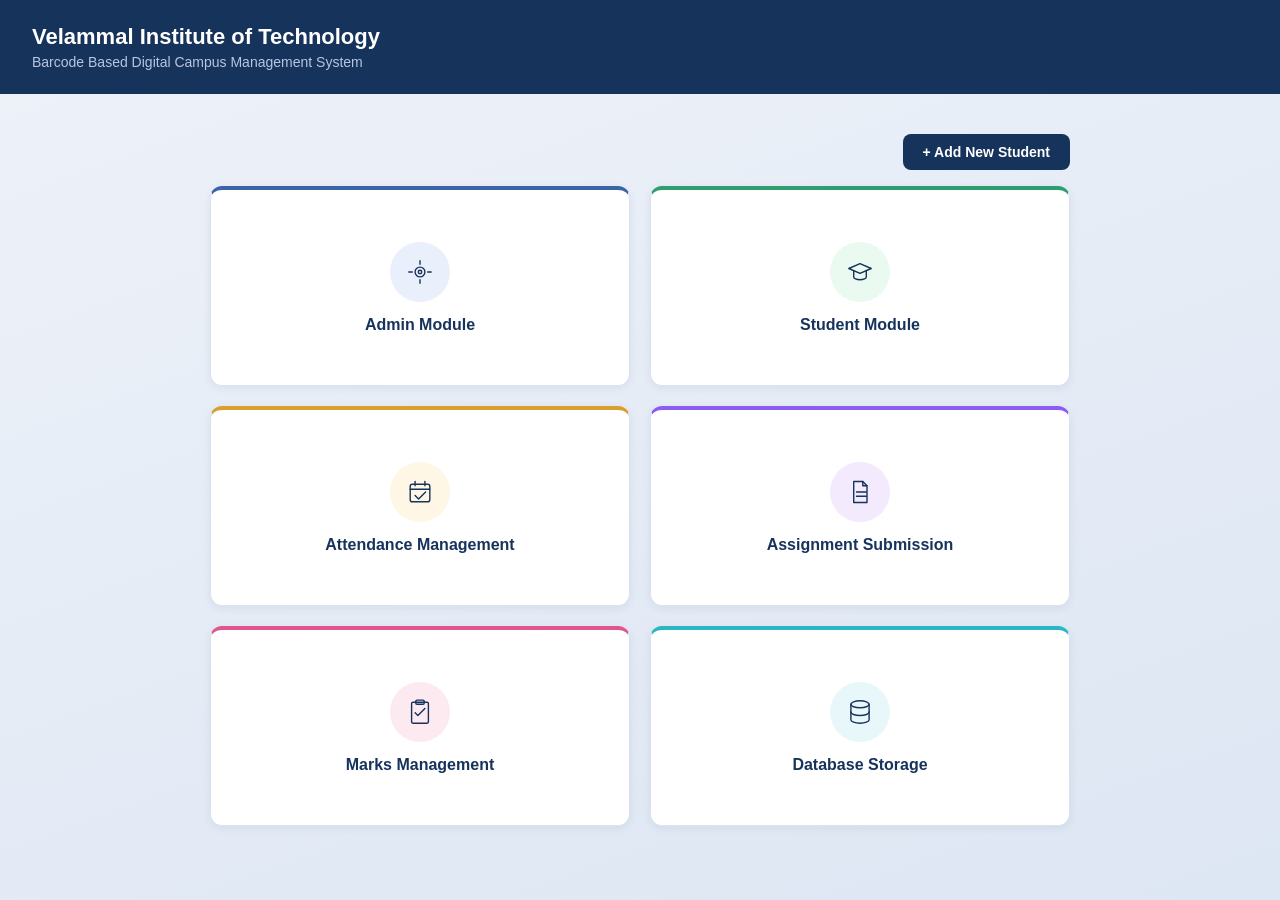
<file: Index.html>
<!DOCTYPE html>
<html lang="en">
<head>
<meta charset="UTF-8">
<title>Digital Campus Management System</title>
<link rel="stylesheet" href="style.css">
</head>
<body>

<header>
  <h1>Velammal Institute of Technology</h1>
  <p>Barcode Based Digital Campus Management System</p>
</header>

<div class="container">

  <!-- Add Student Button -->
  <div style="text-align:right; margin-bottom:16px;">
    <button class="add-btn" onclick="document.getElementById('addModal').classList.add('show')">
      + Add New Student
    </button>
  </div>

  <div class="grid">

    <a class="card mod-admin" href="admin.html">
      <div class="icon-badge">
        <svg viewBox="0 0 40 40" fill="none" stroke-width="2" stroke-linecap="round" stroke-linejoin="round">
          <circle cx="20" cy="20" r="7"/>
          <circle cx="20" cy="20" r="2.5"/>
          <line x1="20" y1="4" x2="20" y2="9"/>
          <line x1="20" y1="31" x2="20" y2="36"/>
          <line x1="4" y1="20" x2="9" y2="20"/>
          <line x1="31" y1="20" x2="36" y2="20"/>
        </svg>
      </div>
      Admin Module
    </a>

    <a class="card mod-student" href="student.html">
      <div class="icon-badge">
        <svg viewBox="0 0 40 40" fill="none" stroke-width="2" stroke-linecap="round" stroke-linejoin="round">
          <polygon points="20,8 36,15 20,22 4,15"/>
          <path d="M11 18v9c0 2 4 4 9 4s9-2 9-4v-9"/>
        </svg>
      </div>
      Student Module
    </a>

    <a class="card mod-attendance" href="attendance.html">
      <div class="icon-badge">
        <svg viewBox="0 0 40 40" fill="none" stroke-width="2" stroke-linecap="round" stroke-linejoin="round">
          <rect x="6" y="9" width="28" height="25" rx="3"/>
          <line x1="6" y1="16" x2="34" y2="16"/>
          <line x1="13" y1="5" x2="13" y2="11"/>
          <line x1="27" y1="5" x2="27" y2="11"/>
          <polyline points="13,25 18,30 28,20"/>
        </svg>
      </div>
      Attendance Management
    </a>

    <a class="card mod-assignments" href="assignments.html">
      <div class="icon-badge">
        <svg viewBox="0 0 40 40" fill="none" stroke-width="2" stroke-linecap="round" stroke-linejoin="round">
          <path d="M11 5h13l6 6v24H11z"/>
          <path d="M24 5v6h6"/>
          <line x1="15" y1="20" x2="29" y2="20"/>
          <line x1="15" y1="26" x2="29" y2="26"/>
        </svg>
      </div>
      Assignment Submission
    </a>

    <a class="card mod-marks" href="marks.html">
      <div class="icon-badge">
        <svg viewBox="0 0 40 40" fill="none" stroke-width="2" stroke-linecap="round" stroke-linejoin="round">
          <rect x="8" y="6" width="24" height="30" rx="2"/>
          <rect x="14" y="3" width="12" height="6" rx="1.5"/>
          <polyline points="13,21 17,25 27,15"/>
        </svg>
      </div>
      Marks Management
    </a>

    <a class="card mod-database" href="database.html">
      <div class="icon-badge">
        <svg viewBox="0 0 40 40" fill="none" stroke-width="2" stroke-linecap="round" stroke-linejoin="round">
          <ellipse cx="20" cy="9" rx="13" ry="5"/>
          <path d="M7 9v22c0 2.8 5.8 5 13 5s13-2.2 13-5V9"/>
          <path d="M7 20c0 2.8 5.8 5 13 5s13-2.2 13-5"/>
        </svg>
      </div>
      Database Storage
    </a>

  </div>
</div>

<!-- Add Student Modal -->
<div class="modal-overlay" id="addModal">
  <div class="modal">
    <div class="modal-header">
      <h2>Add New Student</h2>
      <button class="modal-close" onclick="closeModal()">&#x2715;</button>
    </div>

    <div class="modal-body">

      <!-- Basic Details -->
      <h4 class="section-heading">Basic Details</h4>
      <div class="form-grid">
        <div class="form-group">
          <label>Full Name</label>
          <input type="text" id="f-name" placeholder="e.g. Priya R">
        </div>
        <div class="form-group">
          <label>Student ID</label>
          <input type="text" id="f-id" placeholder="e.g. VIT24205099">
        </div>
        <div class="form-group">
          <label>Department</label>
          <select id="f-dept">
            <option value="">Select</option>
            <option>CSE</option>
            <option>IT</option>
            <option>ECE</option>
            <option>EEE</option>
            <option>MECH</option>
            <option>CIVIL</option>
          </select>
        </div>
        <div class="form-group">
          <label>Year</label>
          <select id="f-year">
            <option value="">Select</option>
            <option>1st Year</option>
            <option>2nd Year</option>
            <option>3rd Year</option>
            <option>4th Year</option>
          </select>
        </div>
      </div>

      <!-- Fee Details -->
      <h4 class="section-heading" style="margin-top:20px">Fee Details</h4>
      <div class="form-grid">
        <div class="form-group">
          <label>Category</label>
          <select id="f-category" onchange="toggleFeeFields()">
            <option value="">Select</option>
            <option value="Hosteller">Hosteller</option>
            <option value="Day Scholar">Day Scholar</option>
          </select>
        </div>
        <div class="form-group">
          <label>Payment Status</label>
          <select id="f-status">
            <option value="Paid">Paid</option>
            <option value="Pending">Pending</option>
          </select>
        </div>
      </div>

      <!-- Hosteller Fee Fields -->
      <div id="hosteller-fields" class="form-grid" style="display:none">
        <div class="form-group">
          <label>Tuition Fee (₹)</label>
          <input type="number" id="f-tuition" placeholder="e.g. 100000">
        </div>
        <div class="form-group">
          <label>Hostel Fee (₹)</label>
          <input type="number" id="f-hostel" placeholder="e.g. 150000">
        </div>
      </div>

      <!-- Day Scholar Fee Fields -->
      <div id="dayscholar-fields" class="form-grid" style="display:none">
        <div class="form-group">
          <label>College Fee (₹)</label>
          <input type="number" id="f-college" placeholder="e.g. 100000">
        </div>
        <div class="form-group">
          <label>Bus Fee (₹)</label>
          <input type="number" id="f-bus" placeholder="e.g. 45000">
        </div>
      </div>

      <p class="form-note">Note: Attendance, Marks and Assignments can be added later through each module.</p>

      <div id="form-success" class="form-success" style="display:none"></div>
      <div id="form-error" class="form-error" style="display:none"></div>

    </div>

    <div class="modal-footer">
      <button class="btn-cancel" onclick="closeModal()">Cancel</button>
      <button class="btn-save" onclick="addStudent()">Add Student</button>
    </div>
  </div>
</div>

<script src="students.js"></script>
<script>
  function toggleFeeFields() {
    const cat = document.getElementById("f-category").value;
    document.getElementById("hosteller-fields").style.display  = cat === "Hosteller"   ? "" : "none";
    document.getElementById("dayscholar-fields").style.display = cat === "Day Scholar" ? "" : "none";
  }

  function closeModal() {
    document.getElementById("addModal").classList.remove("show");
    document.getElementById("form-success").style.display = "none";
    document.getElementById("form-error").style.display   = "none";
  }

  function addStudent() {
    const name  = document.getElementById("f-name").value.trim();
    const id    = document.getElementById("f-id").value.trim();
    const dept  = document.getElementById("f-dept").value;
    const year  = document.getElementById("f-year").value;
    const cat   = document.getElementById("f-category").value;
    const status= document.getElementById("f-status").value;

    const errEl = document.getElementById("form-error");
    const sucEl = document.getElementById("form-success");
    errEl.style.display = "none";
    sucEl.style.display = "none";

    // Basic validation
    if (!name || !id || !dept || !year) {
      errEl.textContent = "Please fill in all basic details.";
      errEl.style.display = "block";
      return;
    }

    // Check if ID already exists
    if (STUDENTS.find(s => s.id.toLowerCase() === id.toLowerCase())) {
      errEl.textContent = "A student with this ID already exists.";
      errEl.style.display = "block";
      return;
    }

    // Build fee object if category selected
    let fee = null;
    if (cat === "Hosteller") {
      const tuition = parseFloat(document.getElementById("f-tuition").value) || 0;
      const hostel  = parseFloat(document.getElementById("f-hostel").value)  || 0;
      fee = {
        category: "Hosteller",
        items: [
          { label: "Tuition Fee", amount: tuition },
          { label: "Hostel Fee",  amount: hostel  }
        ],
        status: status
      };
    } else if (cat === "Day Scholar") {
      const college = parseFloat(document.getElementById("f-college").value) || 0;
      const bus     = parseFloat(document.getElementById("f-bus").value)     || 0;
      fee = {
        category: "Day Scholar",
        items: [
          { label: "College Fee", amount: college },
          { label: "Bus Fee",     amount: bus     }
        ],
        status: status
      };
    }

    // Add to STUDENTS array
    STUDENTS.push({
      id, name, dept, year,
      fee,
      attendance:  { totalDays: 0, presentDays: 0 },
      marks:       [],
      assignments: []
    });

    sucEl.textContent = `Student "${name}" (${id}) added successfully!`;
    sucEl.style.display = "block";

    // Clear form
    ["f-name","f-id","f-tuition","f-hostel","f-college","f-bus"].forEach(i => {
      const el = document.getElementById(i);
      if (el) el.value = "";
    });
    ["f-dept","f-year","f-category","f-status"].forEach(i => {
      document.getElementById(i).selectedIndex = 0;
    });
    document.getElementById("hosteller-fields").style.display  = "none";
    document.getElementById("dayscholar-fields").style.display = "none";
  }
</script>

</body>
</html>
</file>
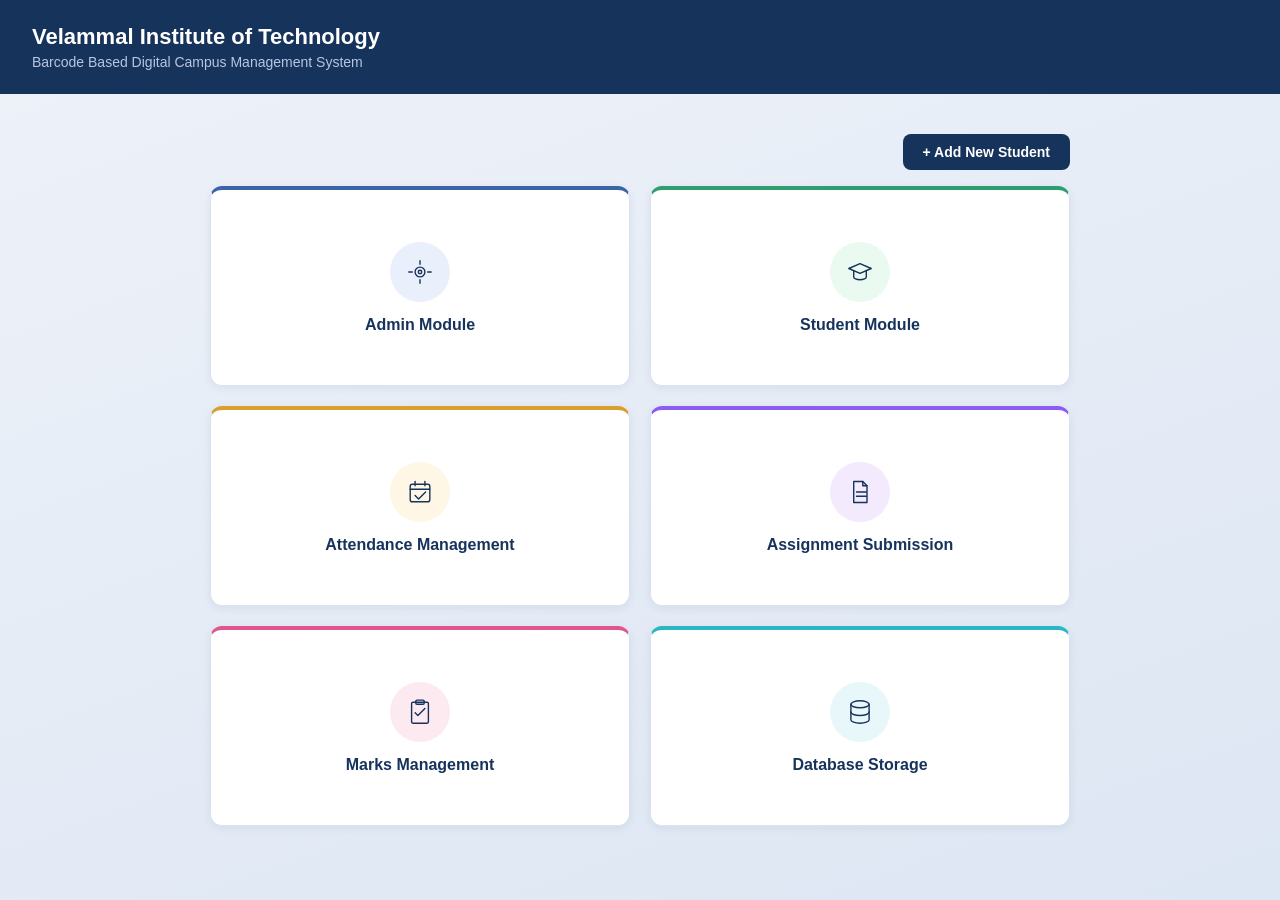
<file: index.html>
<!DOCTYPE html>
<html lang="en">
<head>
<meta charset="UTF-8">
<title>Digital Campus Management System</title>
<link rel="stylesheet" href="style.css">
</head>
<body>

<header>
  <h1>Velammal Institute of Technology</h1>
  <p>Barcode Based Digital Campus Management System</p>
</header>

<div class="container">

  <!-- Add Student Button -->
  <div style="text-align:right; margin-bottom:16px;">
    <button class="add-btn" onclick="document.getElementById('addModal').classList.add('show')">
      + Add New Student
    </button>
  </div>

  <div class="grid">

    <a class="card mod-admin" href="admin.html">
      <div class="icon-badge">
        <svg viewBox="0 0 40 40" fill="none" stroke-width="2" stroke-linecap="round" stroke-linejoin="round">
          <circle cx="20" cy="20" r="7"/>
          <circle cx="20" cy="20" r="2.5"/>
          <line x1="20" y1="4" x2="20" y2="9"/>
          <line x1="20" y1="31" x2="20" y2="36"/>
          <line x1="4" y1="20" x2="9" y2="20"/>
          <line x1="31" y1="20" x2="36" y2="20"/>
        </svg>
      </div>
      Admin Module
    </a>

    <a class="card mod-student" href="student.html">
      <div class="icon-badge">
        <svg viewBox="0 0 40 40" fill="none" stroke-width="2" stroke-linecap="round" stroke-linejoin="round">
          <polygon points="20,8 36,15 20,22 4,15"/>
          <path d="M11 18v9c0 2 4 4 9 4s9-2 9-4v-9"/>
        </svg>
      </div>
      Student Module
    </a>

    <a class="card mod-attendance" href="attendance.html">
      <div class="icon-badge">
        <svg viewBox="0 0 40 40" fill="none" stroke-width="2" stroke-linecap="round" stroke-linejoin="round">
          <rect x="6" y="9" width="28" height="25" rx="3"/>
          <line x1="6" y1="16" x2="34" y2="16"/>
          <line x1="13" y1="5" x2="13" y2="11"/>
          <line x1="27" y1="5" x2="27" y2="11"/>
          <polyline points="13,25 18,30 28,20"/>
        </svg>
      </div>
      Attendance Management
    </a>

    <a class="card mod-assignments" href="assignment.html">
      <div class="icon-badge">
        <svg viewBox="0 0 40 40" fill="none" stroke-width="2" stroke-linecap="round" stroke-linejoin="round">
          <path d="M11 5h13l6 6v24H11z"/>
          <path d="M24 5v6h6"/>
          <line x1="15" y1="20" x2="29" y2="20"/>
          <line x1="15" y1="26" x2="29" y2="26"/>
        </svg>
      </div>
      Assignment Submission
    </a>

    <a class="card mod-marks" href="marks.html">
      <div class="icon-badge">
        <svg viewBox="0 0 40 40" fill="none" stroke-width="2" stroke-linecap="round" stroke-linejoin="round">
          <rect x="8" y="6" width="24" height="30" rx="2"/>
          <rect x="14" y="3" width="12" height="6" rx="1.5"/>
          <polyline points="13,21 17,25 27,15"/>
        </svg>
      </div>
      Marks Management
    </a>

    <a class="card mod-database" href="database.html">
      <div class="icon-badge">
        <svg viewBox="0 0 40 40" fill="none" stroke-width="2" stroke-linecap="round" stroke-linejoin="round">
          <ellipse cx="20" cy="9" rx="13" ry="5"/>
          <path d="M7 9v22c0 2.8 5.8 5 13 5s13-2.2 13-5V9"/>
          <path d="M7 20c0 2.8 5.8 5 13 5s13-2.2 13-5"/>
        </svg>
      </div>
      Database Storage
    </a>

  </div>
</div>

<!-- Add Student Modal -->
<div class="modal-overlay" id="addModal">
  <div class="modal">
    <div class="modal-header">
      <h2>Add New Student</h2>
      <button class="modal-close" onclick="closeModal()">&#x2715;</button>
    </div>

    <div class="modal-body">

      <!-- Basic Details -->
      <h4 class="section-heading">Basic Details</h4>
      <div class="form-grid">
        <div class="form-group">
          <label>Full Name</label>
          <input type="text" id="f-name" placeholder="e.g. Priya R">
        </div>
        <div class="form-group">
          <label>Student ID</label>
          <input type="text" id="f-id" placeholder="e.g. VIT24205099">
        </div>
        <div class="form-group">
          <label>Department</label>
          <select id="f-dept">
            <option value="">Select</option>
            <option>CSE</option>
            <option>IT</option>
            <option>ECE</option>
            <option>EEE</option>
            <option>MECH</option>
            <option>CIVIL</option>
          </select>
        </div>
        <div class="form-group">
          <label>Year</label>
          <select id="f-year">
            <option value="">Select</option>
            <option>1st Year</option>
            <option>2nd Year</option>
            <option>3rd Year</option>
            <option>4th Year</option>
          </select>
        </div>
      </div>

      <!-- Fee Details -->
      <h4 class="section-heading" style="margin-top:20px">Fee Details</h4>
      <div class="form-grid">
        <div class="form-group">
          <label>Category</label>
          <select id="f-category" onchange="toggleFeeFields()">
            <option value="">Select</option>
            <option value="Hosteller">Hosteller</option>
            <option value="Day Scholar">Day Scholar</option>
          </select>
        </div>
        <div class="form-group">
          <label>Payment Status</label>
          <select id="f-status">
            <option value="Paid">Paid</option>
            <option value="Pending">Pending</option>
          </select>
        </div>
      </div>

      <!-- Hosteller Fee Fields -->
      <div id="hosteller-fields" class="form-grid" style="display:none">
        <div class="form-group">
          <label>Tuition Fee (₹)</label>
          <input type="number" id="f-tuition" placeholder="e.g. 100000">
        </div>
        <div class="form-group">
          <label>Hostel Fee (₹)</label>
          <input type="number" id="f-hostel" placeholder="e.g. 150000">
        </div>
      </div>

      <!-- Day Scholar Fee Fields -->
      <div id="dayscholar-fields" class="form-grid" style="display:none">
        <div class="form-group">
          <label>College Fee (₹)</label>
          <input type="number" id="f-college" placeholder="e.g. 100000">
        </div>
        <div class="form-group">
          <label>Bus Fee (₹)</label>
          <input type="number" id="f-bus" placeholder="e.g. 45000">
        </div>
      </div>

      <p class="form-note">Note: Attendance, Marks and Assignments can be added later through each module.</p>

      <div id="form-success" class="form-success" style="display:none"></div>
      <div id="form-error" class="form-error" style="display:none"></div>

    </div>

    <div class="modal-footer">
      <button class="btn-cancel" onclick="closeModal()">Cancel</button>
      <button class="btn-save" onclick="addStudent()">Add Student</button>
    </div>
  </div>
</div>

<script src="students.js"></script>
<script>
  function toggleFeeFields() {
    const cat = document.getElementById("f-category").value;
    document.getElementById("hosteller-fields").style.display  = cat === "Hosteller"   ? "" : "none";
    document.getElementById("dayscholar-fields").style.display = cat === "Day Scholar" ? "" : "none";
  }

  function closeModal() {
    document.getElementById("addModal").classList.remove("show");
    document.getElementById("form-success").style.display = "none";
    document.getElementById("form-error").style.display   = "none";
  }

  function addStudent() {
    const name  = document.getElementById("f-name").value.trim();
    const id    = document.getElementById("f-id").value.trim();
    const dept  = document.getElementById("f-dept").value;
    const year  = document.getElementById("f-year").value;
    const cat   = document.getElementById("f-category").value;
    const status= document.getElementById("f-status").value;

    const errEl = document.getElementById("form-error");
    const sucEl = document.getElementById("form-success");
    errEl.style.display = "none";
    sucEl.style.display = "none";

    // Basic validation
    if (!name || !id || !dept || !year) {
      errEl.textContent = "Please fill in all basic details.";
      errEl.style.display = "block";
      return;
    }

    // Check if ID already exists
    if (STUDENTS.find(s => s.id.toLowerCase() === id.toLowerCase())) {
      errEl.textContent = "A student with this ID already exists.";
      errEl.style.display = "block";
      return;
    }

    // Build fee object if category selected
    let fee = null;
    if (cat === "Hosteller") {
      const tuition = parseFloat(document.getElementById("f-tuition").value) || 0;
      const hostel  = parseFloat(document.getElementById("f-hostel").value)  || 0;
      fee = {
        category: "Hosteller",
        items: [
          { label: "Tuition Fee", amount: tuition },
          { label: "Hostel Fee",  amount: hostel  }
        ],
        status: status
      };
    } else if (cat === "Day Scholar") {
      const college = parseFloat(document.getElementById("f-college").value) || 0;
      const bus     = parseFloat(document.getElementById("f-bus").value)     || 0;
      fee = {
        category: "Day Scholar",
        items: [
          { label: "College Fee", amount: college },
          { label: "Bus Fee",     amount: bus     }
        ],
        status: status
      };
    }

    // Add to STUDENTS array
    STUDENTS.push({
      id, name, dept, year,
      fee,
      attendance:  { totalDays: 0, presentDays: 0 },
      marks:       [],
      assignments: []
    });

    sucEl.textContent = `Student "${name}" (${id}) added successfully!`;
    sucEl.style.display = "block";

    // Clear form
    ["f-name","f-id","f-tuition","f-hostel","f-college","f-bus"].forEach(i => {
      const el = document.getElementById(i);
      if (el) el.value = "";
    });
    ["f-dept","f-year","f-category","f-status"].forEach(i => {
      document.getElementById(i).selectedIndex = 0;
    });
    document.getElementById("hosteller-fields").style.display  = "none";
    document.getElementById("dayscholar-fields").style.display = "none";
  }
</script>

</body>
</html>
</file>
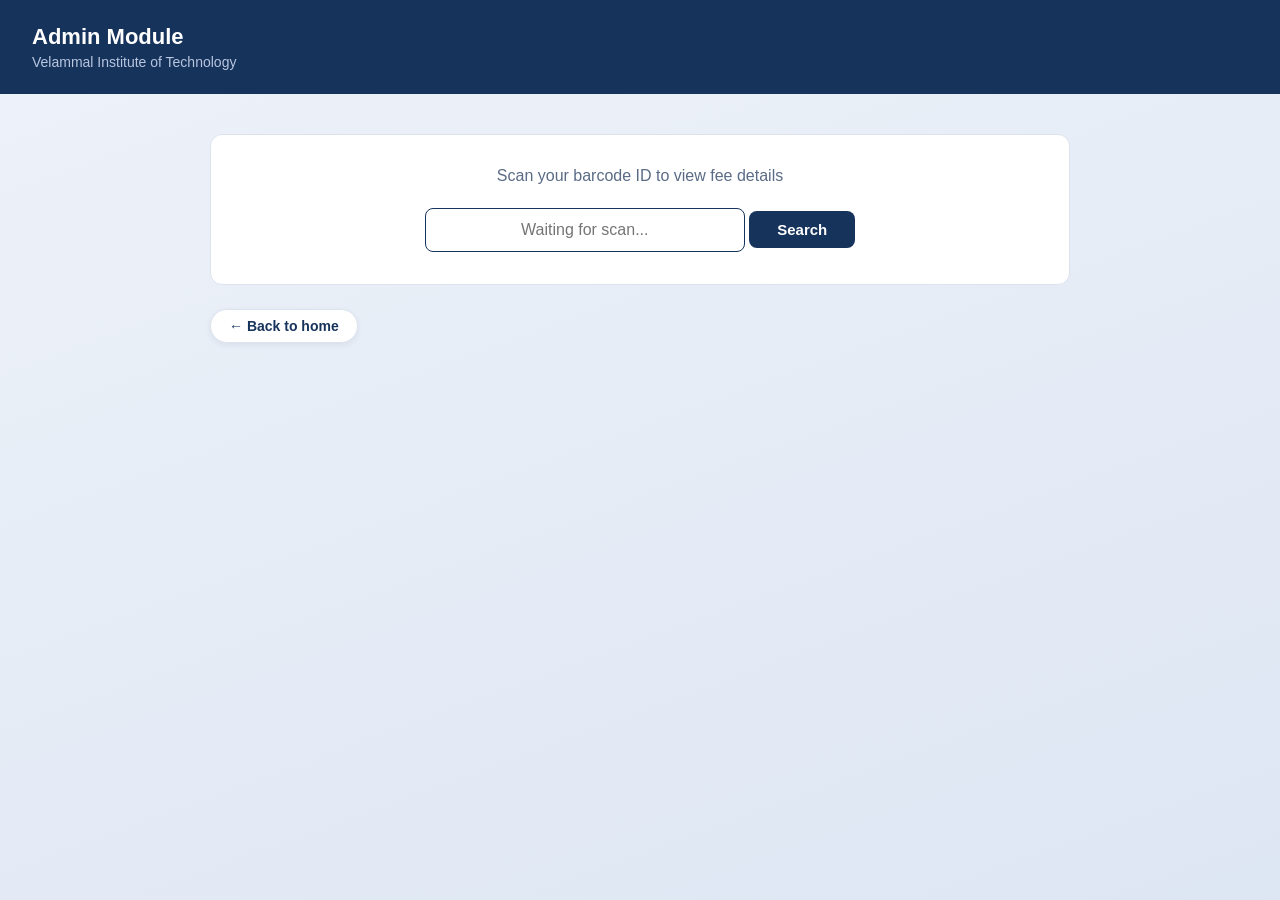
<file: admin.html>
<!DOCTYPE html>
<html lang="en">
<head>
<meta charset="UTF-8">
<title>Admin Module</title>
<link rel="stylesheet" href="style.css">
</head>
<body>

<header>
  <h1>Admin Module</h1>
  <p>Velammal Institute of Technology</p>
</header>

<div class="container">

  <div class="scan-section">
    <p>Scan your barcode ID to view fee details</p>
    <input type="text" id="scanInput" autofocus placeholder="Waiting for scan...">
  <button class="scan-btn" onclick="doScan()">Search</button>
  </div>

  <div class="student-card" id="studentCard">
    <h3 id="sName"></h3>
    <div class="student-meta">
      <p>ID: <span id="sId"></span></p>
      <p>Department: <span id="sDept"></span></p>
      <p>Year: <span id="sYear"></span></p>
    </div>
    <hr class="divider">
    <p class="fee-category" id="sCategory"></p>
    <ul class="fee-list" id="feeList"></ul>
    <div class="fee-total-row">
      <span>Total</span>
      <span id="feeTotal"></span>
    </div>
    <span class="fee-status" id="feeStatus"></span>
  </div>
  <p class="not-found" id="notFound">Student not found. Try scanning again.</p>
  <p class="not-found" id="noFeeData">Fee details not added for this student yet.</p>

  <a class="back" href="index.html">&larr; Back to home</a>
</div>

<script src="students.js"></script>
<script src="fee.js"></script>



<script>
  document.getElementById("scanInput").addEventListener("keydown", function(e) {
    if (e.key === "Enter") doScan();
  });
  function doScan() {
    var val = document.getElementById("scanInput").value;
    handleAdminScan(val);
    document.getElementById("scanInput").value = "";
  }
</script>

</body>
</html>
</file>
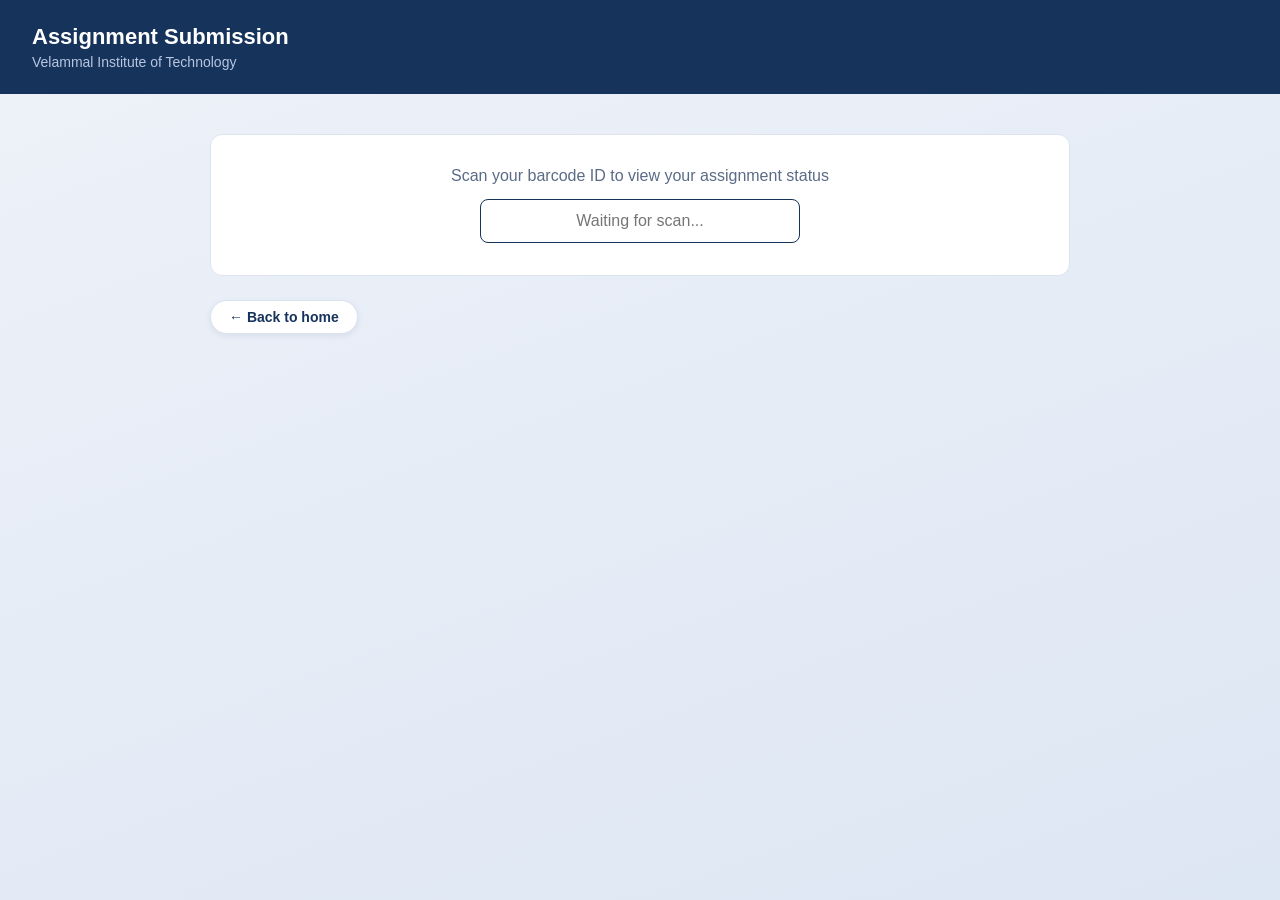
<file: assignment.html>
<!DOCTYPE html>
<html lang="en">
<head>
<meta charset="UTF-8">
<title>Assignment Submission</title>
<link rel="stylesheet" href="style.css">
</head>
<body>

<header>
  <h1>Assignment Submission</h1>
  <p>Velammal Institute of Technology</p>
</header>

<div class="container">

  <form class="scan-section" onsubmit="event.preventDefault(); handleAssignmentScan(this.scanInput.value); this.scanInput.value='';">
    <p>Scan your barcode ID to view your assignment status</p>
    <input type="text" name="scanInput" autofocus placeholder="Waiting for scan...">
  </form>

  <div class="student-card" id="studentCard">
    <h3 id="sName"></h3>
    <div class="assignment-columns">
      <div>
        <h4 class="status-heading completed-heading">Completed</h4>
        <ul class="assignment-list" id="completedList"></ul>
      </div>
      <div>
        <h4 class="status-heading incomplete-heading">Incomplete</h4>
        <ul class="assignment-list" id="incompleteList"></ul>
      </div>
    </div>
  </div>
  <p class="not-found" id="notFound">Student not found. Try scanning again.</p>

  <a class="back" href="index.html">&larr; Back to home</a>
</div>

<script src="students.js"></script>
<script src="assignment.js"></script>



</body>
</html>
</file>
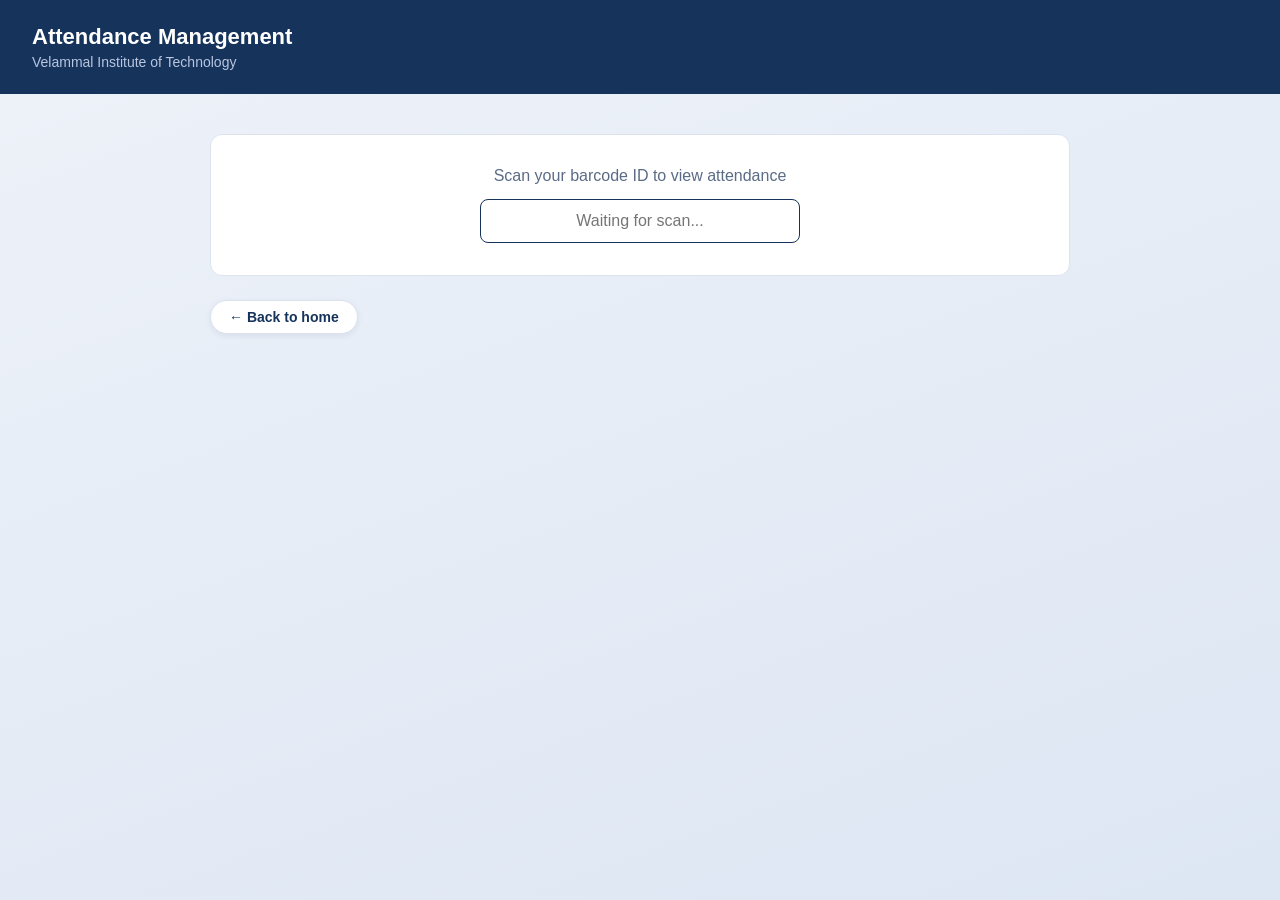
<file: attendance.html>
<!DOCTYPE html>
<html lang="en">
<head>
<meta charset="UTF-8">
<title>Attendance Management</title>
<link rel="stylesheet" href="style.css">
</head>
<body>

<header>
  <h1>Attendance Management</h1>
  <p>Velammal Institute of Technology</p>
</header>

<div class="container">

  <form class="scan-section" onsubmit="event.preventDefault(); handleAttendanceScan(document.getElementById('scanInput').value); document.getElementById('scanInput').value='';">
    <p>Scan your barcode ID to view attendance</p>
    <input type="text" id="scanInput" autofocus placeholder="Waiting for scan...">
  </form>

  <div class="student-card" id="studentCard">
    <h3 id="sName"></h3>
    <div class="student-meta">
      <p>ID: <span id="sId"></span></p>
      <p>Department: <span id="sDept"></span></p>
      <p>Year: <span id="sYear"></span></p>
    </div>

    <hr class="divider">

    <h4 class="section-heading">Attendance</h4>
    <div class="att-grid">
      <div class="att-box">
        <span class="att-label">Total Working Days</span>
        <span class="att-value" id="totalDays"></span>
      </div>
      <div class="att-box">
        <span class="att-label">Present Days</span>
        <span class="att-value present" id="presentDays"></span>
      </div>
      <div class="att-box">
        <span class="att-label">Absent Days</span>
        <span class="att-value absent" id="absentDays"></span>
      </div>
      <div class="att-box">
        <span class="att-label">Attendance %</span>
        <span class="att-value" id="attPercent"></span>
      </div>
    </div>
  </div>

  <p class="not-found" id="notFound">Student not found. Try scanning again.</p>
  <a class="back" href="index.html">&larr; Back to home</a>
</div>

<script src="students.js"></script>
<script src="attendance.js"></script>

</body>
</html>
</file>
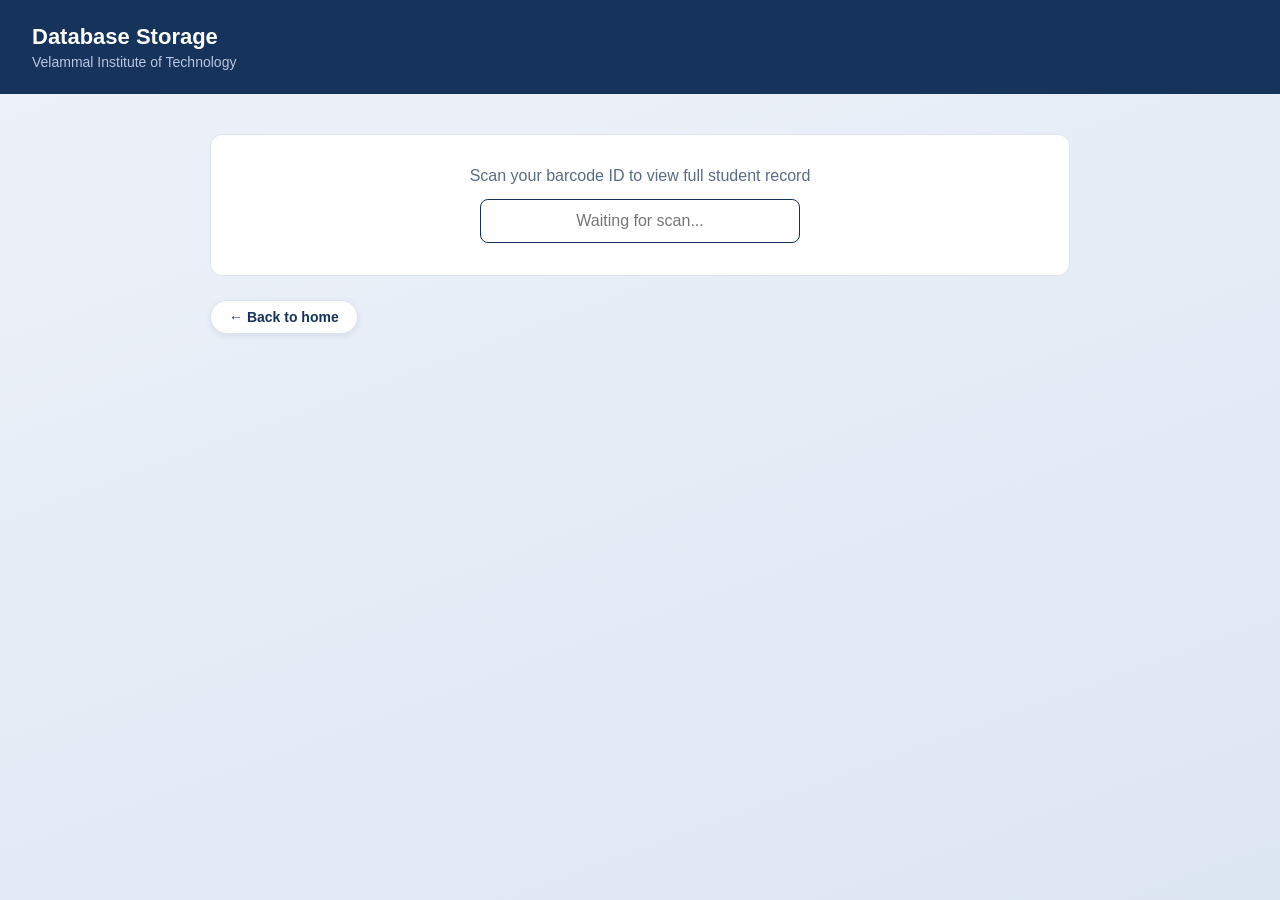
<file: database.html>
<!DOCTYPE html>
<html lang="en">
<head>
<meta charset="UTF-8">
<title>Database Storage</title>
<link rel="stylesheet" href="style.css">
</head>
<body>

<header>
  <h1>Database Storage</h1>
  <p>Velammal Institute of Technology</p>
</header>

<div class="container">

  <form class="scan-section" onsubmit="event.preventDefault(); handleDatabaseScan(this.scanInput.value); this.scanInput.value='';">
    <p>Scan your barcode ID to view full student record</p>
    <input type="text" name="scanInput" autofocus placeholder="Waiting for scan...">
  </form>

  <div class="student-card" id="studentCard">

    <!-- Profile -->
    <h3 id="sName"></h3>
    <div class="student-meta">
      <p>ID: <span id="sId"></span></p>
      <p>Department: <span id="sDept"></span></p>
      <p>Year: <span id="sYear"></span></p>
    </div>

    <hr class="divider">

    <!-- Attendance -->
    <h4 class="section-heading">Attendance</h4>
    <div class="db-grid four">
      <div class="db-box">
        <span class="att-label">Total Days</span>
        <span class="db-value" id="dbTotal"></span>
      </div>
      <div class="db-box">
        <span class="att-label">Present</span>
        <span class="db-value pass" id="dbPresent"></span>
      </div>
      <div class="db-box">
        <span class="att-label">Absent</span>
        <span class="db-value fail" id="dbAbsent"></span>
      </div>
      <div class="db-box">
        <span class="att-label">Percentage</span>
        <span class="db-value" id="dbAttPct"></span>
      </div>
    </div>

    <hr class="divider">

    <!-- Marks -->
    <h4 class="section-heading">Marks</h4>
    <div class="db-grid two">
      <div class="db-box">
        <span class="att-label">Grand Total</span>
        <span class="db-value" id="dbMarksTotal"></span>
      </div>
      <div class="db-box">
        <span class="att-label">Overall Percentage</span>
        <span class="db-value" id="dbMarksPct"></span>
      </div>
    </div>

    <hr class="divider">

    <!-- Assignments -->
    <h4 class="section-heading">Assignments</h4>
    <div class="db-grid two">
      <div class="db-box">
        <span class="att-label">Completed</span>
        <span class="db-value pass" id="dbCompleted"></span>
      </div>
      <div class="db-box">
        <span class="att-label">Incomplete</span>
        <span class="db-value fail" id="dbIncomplete"></span>
      </div>
    </div>

    <!-- Fee -->
    <div id="feeSection">
      <hr class="divider">
      <h4 class="section-heading">Fee Details</h4>
      <div class="db-grid two">
        <div class="db-box">
          <span class="att-label">Category</span>
          <span class="db-value" id="dbFeeCategory" style="font-size:16px"></span>
        </div>
        <div class="db-box">
          <span class="att-label">Total Fee</span>
          <span class="db-value" id="dbFeeTotal" style="font-size:16px"></span>
        </div>
      </div>
      <div style="margin-top:10px">
        <span class="fee-status" id="dbFeeStatus"></span>
      </div>
    </div>

  </div>

  <p class="not-found" id="notFound">Student not found. Try scanning again.</p>
  <a class="back" href="index.html">&larr; Back to home</a>
</div>

<script src="students.js"></script>
<script src="database.js"></script>

</body>
</html>
</file>
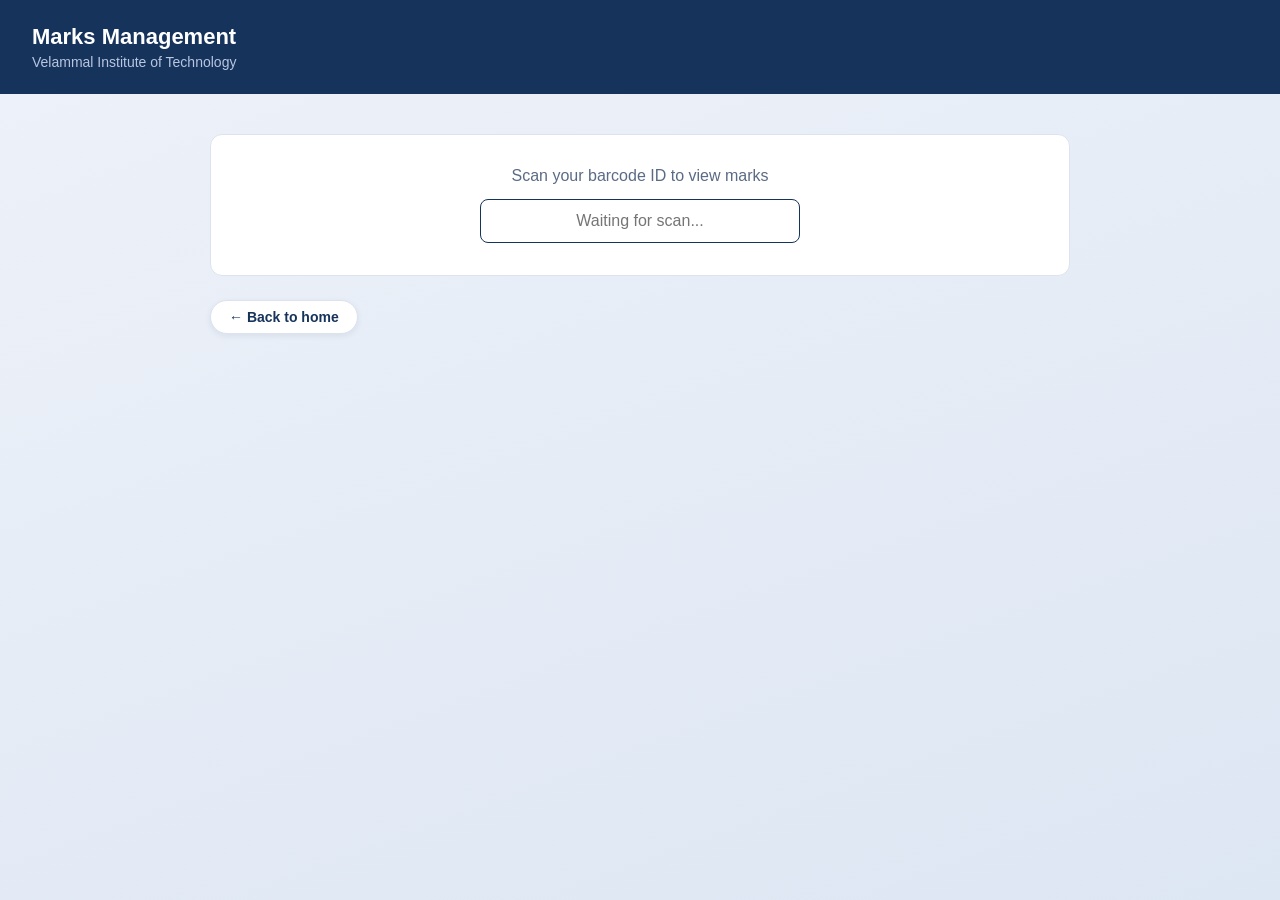
<file: marks.html>
<!DOCTYPE html>
<html lang="en">
<head>
<meta charset="UTF-8">
<title>Marks Management</title>
<link rel="stylesheet" href="style.css">
</head>
<body>

<header>
  <h1>Marks Management</h1>
  <p>Velammal Institute of Technology</p>
</header>

<div class="container">

  <form class="scan-section" onsubmit="event.preventDefault(); handleMarksScan(this.scanInput.value); this.scanInput.value='';">
    <p>Scan your barcode ID to view marks</p>
    <input type="text" name="scanInput" autofocus placeholder="Waiting for scan...">
  </form>

  <div class="student-card" id="studentCard">
    <h3 id="sName"></h3>
    <div class="student-meta">
      <p>ID: <span id="sId"></span></p>
      <p>Department: <span id="sDept"></span></p>
      <p>Year: <span id="sYear"></span></p>
    </div>

    <hr class="divider">

    <table class="marks-table">
      <thead>
        <tr>
          <th>Subject</th>
          <th>Internal</th>
          <th>External</th>
          <th>Total</th>
          <th>Grade</th>
          <th>Status</th>
        </tr>
      </thead>
      <tbody id="marksBody"></tbody>
    </table>

    <div class="marks-summary">
      <div class="summary-box">
        <span class="att-label">Grand Total</span>
        <span class="att-value" id="grandTotal"></span>
      </div>
      <div class="summary-box">
        <span class="att-label">Overall %</span>
        <span class="att-value" id="overallPct"></span>
      </div>
      <div class="summary-box">
        <span class="att-label">Overall Grade</span>
        <span class="att-value" id="overallGrade"></span>
      </div>
    </div>
  </div>

  <p class="not-found" id="notFound">Student not found. Try scanning again.</p>
  <a class="back" href="index.html">&larr; Back to home</a>
</div>

<script src="students.js"></script>
<script src="marks.js"></script>



</body>
</html>
</file>
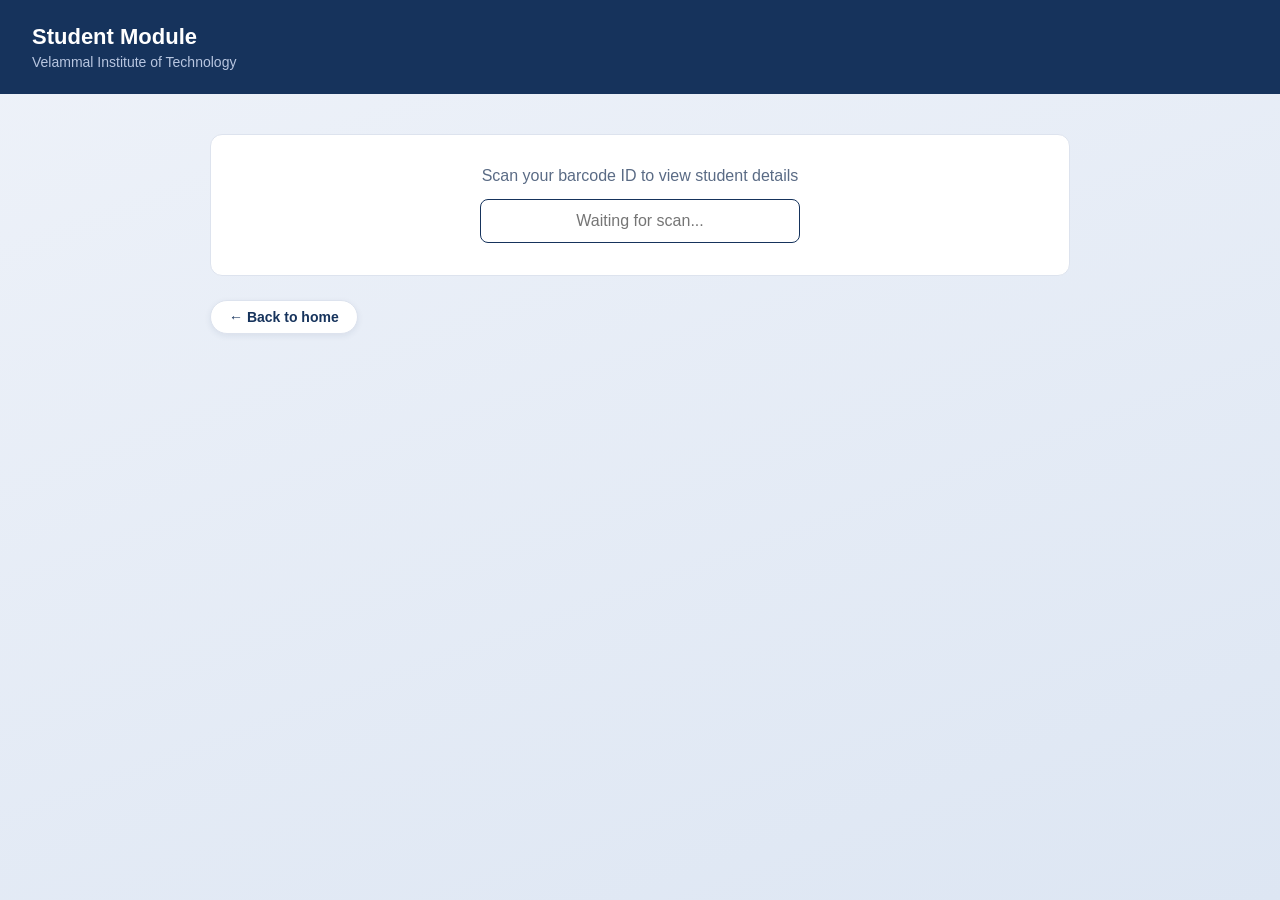
<file: student.html>
<!DOCTYPE html>
<html lang="en">
<head>
<meta charset="UTF-8">
<title>Student Module</title>
<link rel="stylesheet" href="style.css">
</head>
<body>

<header>
  <h1>Student Module</h1>
  <p>Velammal Institute of Technology</p>
</header>

<div class="container">

  <form class="scan-section" onsubmit="event.preventDefault(); handleScan(this.scanInput.value); this.scanInput.value='';">
    <p>Scan your barcode ID to view student details</p>
    <input type="text" name="scanInput" autofocus placeholder="Waiting for scan...">
  </form>

  <div class="student-card" id="studentCard">
    <h3 id="sName"></h3>
    <p>ID: <span id="sId"></span></p>
    <p>Department: <span id="sDept"></span></p>
    <p>Year: <span id="sYear"></span></p>
  </div>
  <p class="not-found" id="notFound">Student not found. Try scanning again.</p>

  <a class="back" href="index.html">&larr; Back to home</a>
</div>

<script src="students.js"></script>
<script src="scan.js"></script>


</body>
</html>
</file>
<file: style.css>
* { box-sizing: border-box; margin: 0; padding: 0; }

body {
  font-family: Arial, Helvetica, sans-serif;
  background: linear-gradient(160deg, #eef2f9 0%, #dde6f3 100%);
  color: #1a2b4c;
  min-height: 100vh;
  color-scheme: light;
}

/* To use your own photo instead of the gradient, replace the line above with:
   background: url('your-image.jpg') center/cover fixed no-repeat; */

header {
  background: #16335c;
  color: #fff;
  padding: 24px 32px;
}

header h1 { font-size: 22px; font-weight: 600; }
header p { font-size: 14px; color: #b8c6e0; margin-top: 4px; }

.container {
  max-width: 900px;
  margin: 40px auto;
  padding: 0 20px;
}

.grid {
  display: grid;
  grid-template-columns: repeat(2, 1fr);
  gap: 20px;
}

.card {
  display: flex;
  flex-direction: column;
  align-items: center;
  justify-content: center;
  gap: 14px;
  background: #fff;
  border: 1px solid #dde3ee;
  border-radius: 12px;
  padding: 32px 20px;
  min-height: 200px;
  text-decoration: none;
  color: #16335c;
  text-align: center;
  font-weight: 600;
  font-size: 16px;
  box-shadow: 0 2px 8px rgba(22, 51, 92, 0.08);
  transition: 0.15s;
}

.card svg {
  width: 28px;
  height: 28px;
  stroke: #16335c;
}

.icon-badge {
  width: 60px;
  height: 60px;
  border-radius: 50%;
  display: flex;
  align-items: center;
  justify-content: center;
}

.mod-admin { border-top: 4px solid #3b63a8; }
.mod-admin .icon-badge { background: #eaf0fb; }

.mod-student { border-top: 4px solid #2f9e6e; }
.mod-student .icon-badge { background: #eafaf1; }

.mod-attendance { border-top: 4px solid #d9a02e; }
.mod-attendance .icon-badge { background: #fff7e6; }

.mod-assignments { border-top: 4px solid #8b5cf6; }
.mod-assignments .icon-badge { background: #f3eafd; }

.mod-marks { border-top: 4px solid #e0568a; }
.mod-marks .icon-badge { background: #fdeaf0; }

.mod-database { border-top: 4px solid #2bb6c4; }
.mod-database .icon-badge { background: #e8f7fa; }

.card:hover {
  border-color: #16335c;
  box-shadow: 0 4px 12px rgba(22, 51, 92, 0.12);
  transform: translateY(-2px);
}

.page-body {
  background: #fff;
  border: 1px solid #dde3ee;
  border-radius: 8px;
  padding: 40px;
  text-align: center;
  color: #5a6b85;
}

.back {
  display: inline-flex;
  align-items: center;
  gap: 6px;
  margin-top: 24px;
  padding: 8px 18px;
  background: #fff;
  border: 1px solid #dde3ee;
  border-radius: 20px;
  color: #16335c;
  font-size: 14px;
  font-weight: 600;
  text-decoration: none;
  box-shadow: 0 2px 6px rgba(22, 51, 92, 0.08);
  transition: 0.15s;
}

.back:hover { background: #16335c; color: #fff; }

.scan-section {
  background: #fff;
  border: 1px solid #dde3ee;
  border-radius: 12px;
  padding: 32px;
  text-align: center;
}

.scan-section p {
  color: #5a6b85;
  margin-bottom: 14px;
}

.scan-section input {
  padding: 12px 14px;
  font-size: 16px;
  border: 1px solid #c7d2e3;
  border-radius: 8px;
  width: 100%;
  max-width: 320px;
  text-align: center;
}

.scan-section input:focus {
  outline: none;
  border-color: #16335c;
}

.student-card {
  margin-top: 20px;
  background: #f7f9fc;
  border: 1px solid #dde3ee;
  border-radius: 10px;
  padding: 20px;
  text-align: left;
  display: none;
}

.student-card.show { display: block; }

.student-card h3 {
  color: #16335c;
  margin-bottom: 8px;
}

.student-card p {
  margin: 4px 0;
  color: #3a4a68;
  font-size: 14px;
}

.not-found {
  display: none;
  margin-top: 16px;
  padding: 12px 16px;
  background: #fdecea;
  border: 1px solid #f3c8c2;
  border-radius: 8px;
  color: #b3261e;
  font-size: 14px;
}

.not-found.show { display: block; }

.assignment-columns {
  display: grid;
  grid-template-columns: 1fr 1fr;
  gap: 20px;
  margin-top: 14px;
}

.status-heading {
  font-size: 14px;
  margin-bottom: 8px;
}

.completed-heading { color: #1f8a4c; }
.incomplete-heading { color: #c77a00; }

.assignment-list { list-style: none; }

.assignment-list li {
  background: #fff;
  border: 1px solid #dde3ee;
  border-radius: 6px;
  padding: 8px 10px;
  margin-bottom: 6px;
  font-size: 13px;
  color: #3a4a68;
}

.assignment-list li.empty {
  color: #9aa6ba;
  font-style: italic;
  border-style: dashed;
}

@media (max-width: 480px) {
  .assignment-columns { grid-template-columns: 1fr; }
}

.student-meta p {
  margin: 4px 0;
  font-size: 14px;
  color: #3a4a68;
}

.divider {
  border: none;
  border-top: 1px solid #dde3ee;
  margin: 14px 0;
}

.fee-category {
  display: inline-block;
  margin: 6px 0 14px;
  padding: 4px 12px;
  background: #eaf0fb;
  color: #16335c;
  border-radius: 20px;
  font-size: 13px;
  font-weight: 600;
}

.fee-list { list-style: none; margin-top: 4px; }

.fee-list li {
  display: flex;
  justify-content: space-between;
  background: #fff;
  border: 1px solid #dde3ee;
  border-radius: 6px;
  padding: 8px 12px;
  margin-bottom: 6px;
  font-size: 13px;
  color: #3a4a68;
}

.fee-total-row {
  display: flex;
  justify-content: space-between;
  font-weight: 700;
  color: #16335c;
  padding: 10px 12px;
  margin-top: 4px;
  border-top: 1px dashed #c7d2e3;
}

.fee-status {
  display: inline-block;
  margin-top: 14px;
  padding: 6px 16px;
  border-radius: 20px;
  font-size: 13px;
  font-weight: 700;
}

.status-paid { background: #e6f7ec; color: #1f8a4c; }
.status-pending { background: #fdecea; color: #b3261e; }

.att-grid {
  display: grid;
  grid-template-columns: 1fr 1fr;
  gap: 12px;
  margin-top: 4px;
}

.att-box {
  background: #f7f9fc;
  border: 1px solid #dde3ee;
  border-radius: 8px;
  padding: 14px;
  display: flex;
  flex-direction: column;
  align-items: center;
  gap: 6px;
  text-align: center;
}

.att-label {
  font-size: 12px;
  color: #5a6b85;
}

.att-value {
  font-size: 26px;
  font-weight: 700;
  color: #16335c;
}

.att-value.present { color: #1f8a4c; }
.att-value.absent  { color: #b3261e; }
.att-good { color: #1f8a4c; font-size: 26px; font-weight: 700; }
.att-low  { color: #b3261e; font-size: 26px; font-weight: 700; }

.marks-table {
  width: 100%;
  border-collapse: collapse;
  margin-top: 4px;
  font-size: 13px;
}

.marks-table th {
  background: #16335c;
  color: #fff;
  padding: 10px 12px;
  text-align: left;
  font-weight: 600;
}

.marks-table td {
  padding: 9px 12px;
  border-bottom: 1px solid #eef0f5;
  color: #3a4a68;
}

.marks-table tr:hover td { background: #f7f9fc; }

.pass { color: #1f8a4c; font-weight: 700; }
.fail { color: #b3261e; font-weight: 700; }

.marks-summary {
  display: grid;
  grid-template-columns: 1fr 1fr 1fr;
  gap: 12px;
  margin-top: 16px;
}

.summary-box {
  background: #f7f9fc;
  border: 1px solid #dde3ee;
  border-radius: 8px;
  padding: 14px;
  display: flex;
  flex-direction: column;
  align-items: center;
  gap: 6px;
  text-align: center;
}

.section-heading {
  font-size: 13px;
  font-weight: 700;
  color: #16335c;
  text-transform: uppercase;
  letter-spacing: 0.5px;
  margin-bottom: 10px;
}

.db-grid {
  display: grid;
  gap: 12px;
  margin-bottom: 4px;
}

.db-grid.four { grid-template-columns: repeat(4, 1fr); }
.db-grid.two  { grid-template-columns: repeat(2, 1fr); }

.db-box {
  background: #f7f9fc;
  border: 1px solid #dde3ee;
  border-radius: 8px;
  padding: 14px;
  display: flex;
  flex-direction: column;
  align-items: center;
  gap: 6px;
  text-align: center;
}

.db-value {
  font-size: 22px;
  font-weight: 700;
  color: #16335c;
}

@media (max-width: 500px) {
  .db-grid.four { grid-template-columns: repeat(2, 1fr); }
}


/* ── Add Student Button ───────────────────────── */
.add-btn {
  background: #16335c;
  color: #fff;
  border: none;
  padding: 10px 20px;
  border-radius: 8px;
  font-size: 14px;
  font-weight: 600;
  cursor: pointer;
  transition: 0.15s;
}
.add-btn:hover { background: #1e4a82; }

/* ── Modal Overlay ───────────────────────────── */
.modal-overlay {
  display: none;
  position: fixed;
  inset: 0;
  background: rgba(0,0,0,0.45);
  z-index: 100;
  align-items: center;
  justify-content: center;
}
.modal-overlay.show { display: flex; }

.modal {
  background: #fff;
  border-radius: 12px;
  width: 100%;
  max-width: 560px;
  max-height: 90vh;
  overflow-y: auto;
  box-shadow: 0 8px 32px rgba(22,51,92,0.2);
  margin: 16px;
}

.modal-header {
  display: flex;
  justify-content: space-between;
  align-items: center;
  padding: 20px 24px 16px;
  border-bottom: 1px solid #dde3ee;
}
.modal-header h2 { font-size: 18px; color: #16335c; }

.modal-close {
  background: none;
  border: none;
  font-size: 18px;
  color: #5a6b85;
  cursor: pointer;
}
.modal-close:hover { color: #16335c; }

.modal-body { padding: 20px 24px; }

.modal-footer {
  display: flex;
  justify-content: flex-end;
  gap: 10px;
  padding: 16px 24px;
  border-top: 1px solid #dde3ee;
}

/* ── Form Fields ─────────────────────────────── */
.form-grid {
  display: grid;
  grid-template-columns: 1fr 1fr;
  gap: 14px;
}

.form-group {
  display: flex;
  flex-direction: column;
  gap: 5px;
}

.form-group label {
  font-size: 12px;
  font-weight: 600;
  color: #5a6b85;
  text-transform: uppercase;
  letter-spacing: 0.4px;
}

.form-group input,
.form-group select {
  padding: 9px 12px;
  border: 1px solid #c7d2e3;
  border-radius: 7px;
  font-size: 14px;
  color: #1a2b4c;
  background: #fff;
}

.form-group input:focus,
.form-group select:focus {
  outline: none;
  border-color: #16335c;
}

.form-note {
  font-size: 12px;
  color: #9aa6ba;
  margin-top: 16px;
  font-style: italic;
}

.form-success {
  margin-top: 12px;
  padding: 10px 14px;
  background: #e6f7ec;
  border: 1px solid #a8ddb8;
  border-radius: 7px;
  color: #1f8a4c;
  font-size: 13px;
}

.form-error {
  margin-top: 12px;
  padding: 10px 14px;
  background: #fdecea;
  border: 1px solid #f3c8c2;
  border-radius: 7px;
  color: #b3261e;
  font-size: 13px;
}

/* ── Modal Buttons ───────────────────────────── */
.btn-cancel {
  padding: 9px 20px;
  border: 1px solid #dde3ee;
  border-radius: 7px;
  background: #fff;
  color: #5a6b85;
  font-size: 14px;
  cursor: pointer;
}
.btn-cancel:hover { background: #f4f6fa; }

.btn-save {
  padding: 9px 20px;
  border: none;
  border-radius: 7px;
  background: #16335c;
  color: #fff;
  font-size: 14px;
  font-weight: 600;
  cursor: pointer;
}
.btn-save:hover { background: #1e4a82; }

@media (max-width: 480px) {
  .form-grid { grid-template-columns: 1fr; }
}
.scan-btn {
  margin-top: 12px;
  padding: 10px 28px;
  background: #16335c;
  color: #fff;
  border: none;
  border-radius: 8px;
  font-size: 15px;
  font-weight: 600;
  cursor: pointer;
  transition: 0.15s;
}
.scan-btn:hover { background: #1e4a82; }
</file>
